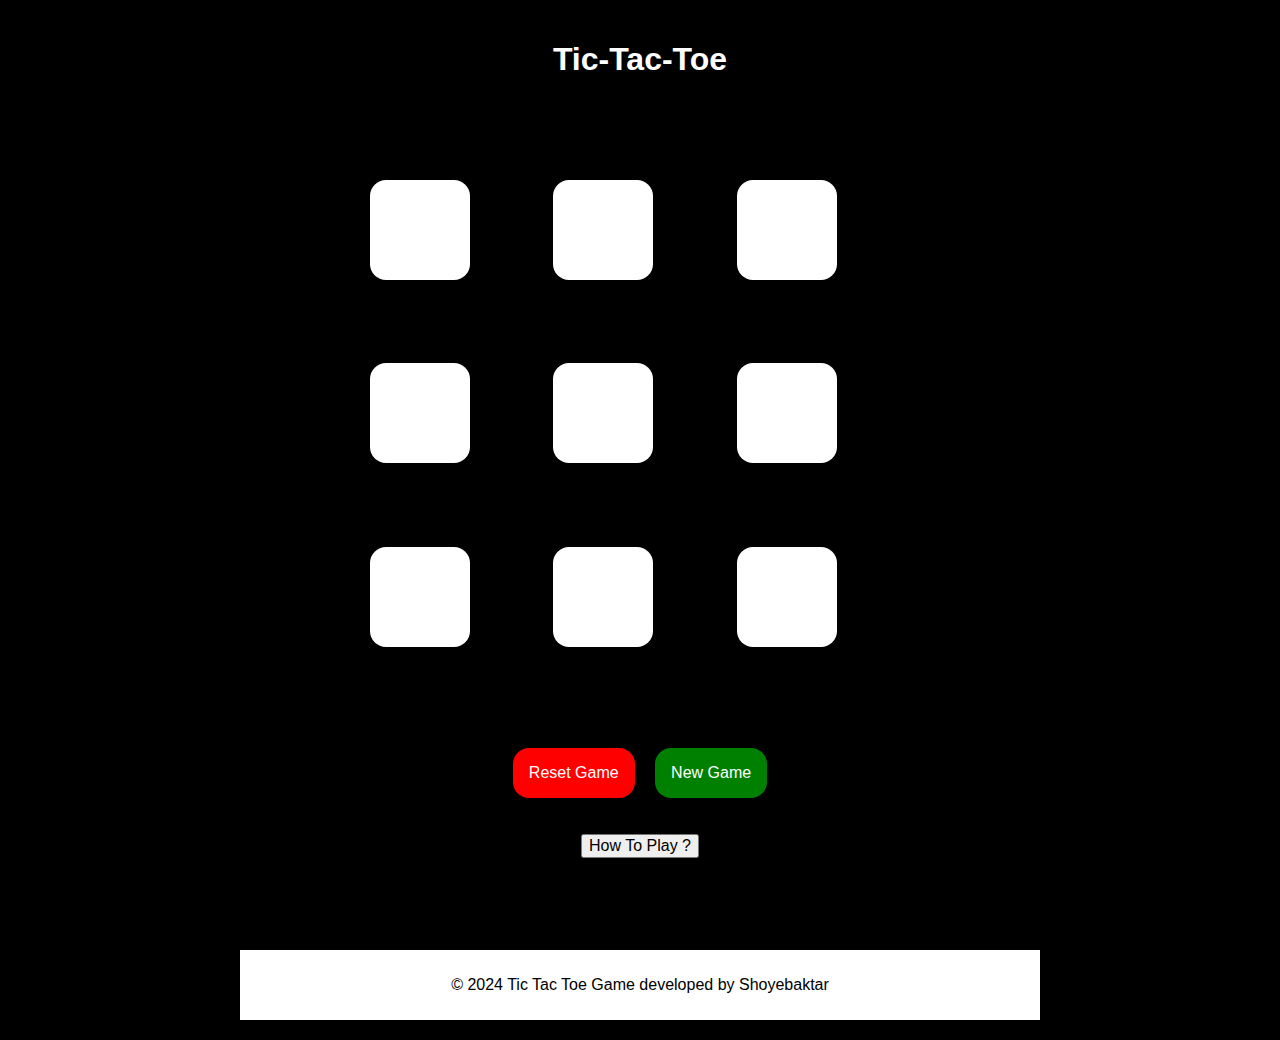
<file: index.html>
<!DOCTYPE html>
<html lang="en">
  <head>
    <meta charset="UTF-8" />
    <meta name="viewport" content="width=device-width, initial-scale=1.0" />
    <title>Tic-Tac-Toe Game</title>
    <link rel="stylesheet" href="style.css" />
  </head>
  <body>
    <div class="msgcontainer hide">
      <center><p id="msg">Winner</p></center>
    </div>

    <main>
      <center><h1>Tic-Tac-Toe</h1></center>

      <script>
        var message =
          "Desktop mode recommended for the better gaming experience If you are on mobile, switch to desktop mode for better gameplay.";
        alert(message);
      </script>

      <div class="container">
        <div class="game">
          <button class="box"></button>
          <button class="box"></button>
          <button class="box"></button>
          <button class="box"></button>
          <button class="box"></button>
          <button class="box"></button>
          <button class="box"></button>
          <button class="box"></button>
          <button class="box"></button>
        </div>
      </div>
      <center>
        <div>
          <button id="resetbtn">Reset Game</button>
          <button id="newbtn">New Game</button>
        </div>
      </center>
      <br />
      <br />

      <center>
        <div id="instructions">
          <button onclick="openInstructions()">How To Play ?</button>
        </div>
      </center>
      <br /><br /><br /><br />

      <center>
        <footer>
          <p>&copy; 2024 Tic Tac Toe Game developed by Shoyebaktar</p>
        </footer>
      </center>
    </main>
    <script src="app.js"></script>
  </body>
</html>
</file>
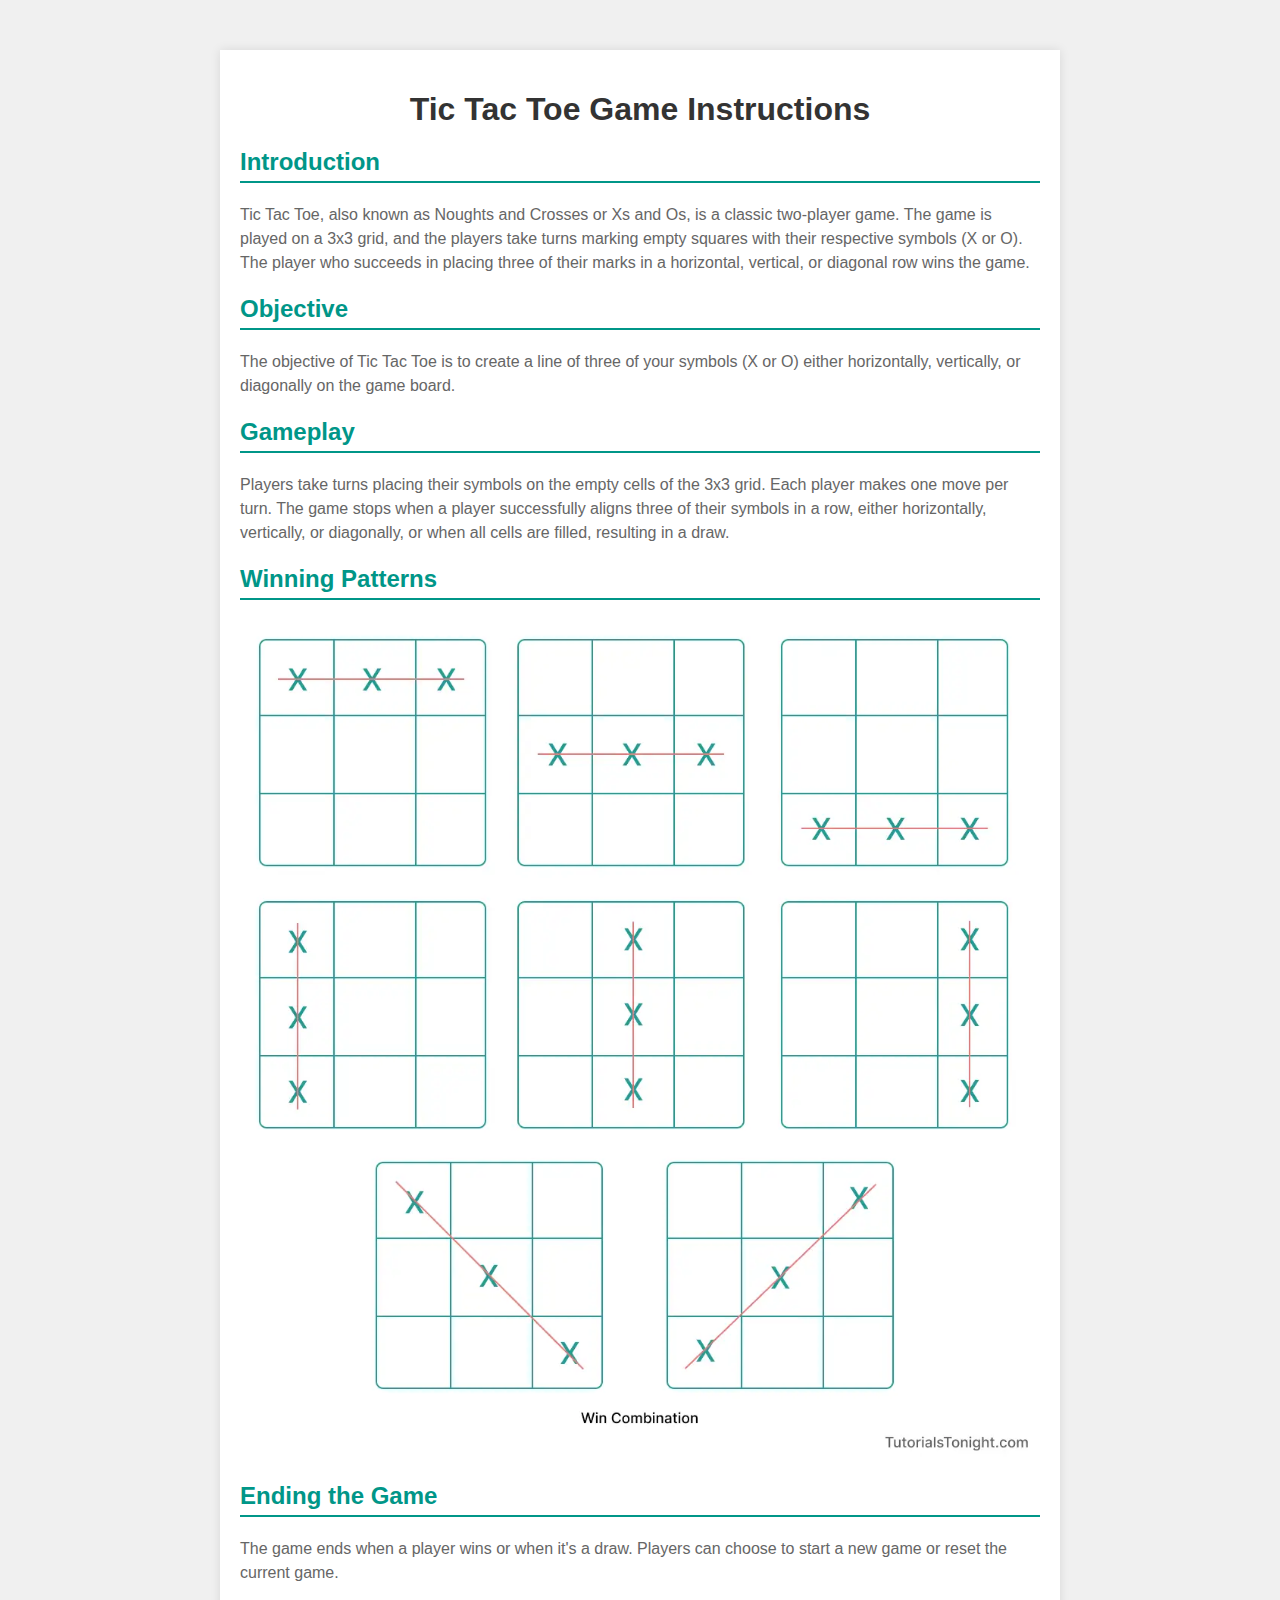
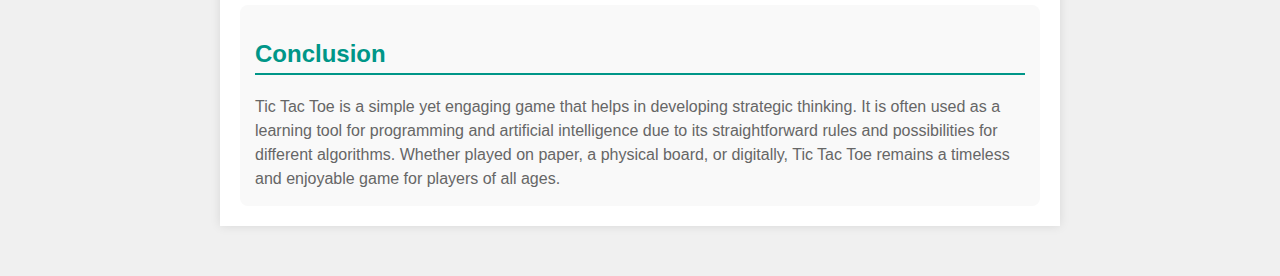
<file: instructions.html>
<!DOCTYPE html>
<html lang="en">
  <head>
    <meta charset="UTF-8" />
    <meta name="viewport" content="width=device-width, initial-scale=1.0" />
    <title>Tic Tac Toe Instructions</title>
    <link rel="stylesheet" href="style.css" />
  </head>
  <body>
    <div class="instructions-container">
      <center><h1>Tic Tac Toe Game Instructions</h1></center>
      <section class="section">
        <h2>Introduction</h2>
        <p>
          Tic Tac Toe, also known as Noughts and Crosses or Xs and Os, is a
          classic two-player game. The game is played on a 3x3 grid, and the
          players take turns marking empty squares with their respective symbols
          (X or O). The player who succeeds in placing three of their marks in a
          horizontal, vertical, or diagonal row wins the game.
        </p>
      </section>
      <section class="section">
        <h2>Objective</h2>
        <p>
          The objective of Tic Tac Toe is to create a line of three of your
          symbols (X or O) either horizontally, vertically, or diagonally on the
          game board.
        </p>
      </section>
      <section class="section">
        <h2>Gameplay</h2>
        <p>
          Players take turns placing their symbols on the empty cells of the 3x3
          grid. Each player makes one move per turn. The game stops when a
          player successfully aligns three of their symbols in a row, either
          horizontally, vertically, or diagonally, or when all cells are filled,
          resulting in a draw.
        </p>
      </section>

      <section class="section">
        <h2>Winning Patterns</h2>
        <center>
          <img
            src="instructionsImg.webp"
            alt="Tic Tac Toe Win Combination"
            class="responsive-img"
          />
        </center>
      </section>

      <section class="section">
        <h2>Ending the Game</h2>
        <p>
          The game ends when a player wins or when it's a draw. Players can
          choose to start a new game or reset the current game.
        </p>
      </section>
      <section class="section">
        <h2>Conclusion</h2>
        <p>
          Tic Tac Toe is a simple yet engaging game that helps in developing
          strategic thinking. It is often used as a learning tool for
          programming and artificial intelligence due to its straightforward
          rules and possibilities for different algorithms. Whether played on
          paper, a physical board, or digitally, Tic Tac Toe remains a timeless
          and enjoyable game for players of all ages.
        </p>
      </section>
    </div>
    <style>
      body {
        font-family: "Arial", sans-serif;
        margin: 0;
        padding: 0;
        background-color: #f0f0f0;
      }

      .instructions-container {
        max-width: 800px;
        margin: 50px auto;
        padding: 20px;
        background-color: #fff;
        box-shadow: 0 0 10px rgba(0, 0, 0, 0.1);
      }

      h1,
      h2 {
        color: #333;
      }

      .section {
        margin-top: 20px;
      }

      p {
        color: #666;
        line-height: 1.5;
      }

      /* Additional styling for specific sections */
      .section h2 {
        color: #009688;
        border-bottom: 2px solid #009688;
        padding-bottom: 5px;
      }

      .section p:last-child {
        margin-bottom: 0;
      }

      .section:last-child {
        background-color: #f9f9f9;
        padding: 15px;
        border-radius: 8px;
      }

      .section:last-child a {
        color: #009688;
        text-decoration: underline;
      }

      .instructions-container {
        font-size: 16px;
      }

      .section p {
        margin-bottom: 10px;
      }

      /* Responsive styling */
      .responsive-img {
        max-width: 100%;
        height: auto;
      }
    </style>
  </body>
</html>
</file>
<file: style.css>
body {
    background-color: white;
}

.container {
    height: 70vh;
    display: flex;
    justify-content: center;
    align-items: center;
}

.game {
    height: 60vmin;
    width: 60vmin;
    display: flex;
    flex-wrap: wrap;
    justify-content: center;
    align-items: center;
    gap: 1.5vmin;
}

.box {
    height: 18vmin;
    width: 18vmin;
    border-radius: 1rem;
    border: none;
    box-shadow: 0 0 1rem rgba(0, 0, 0, 0.3);
    font-size: 8vmin;
    color: brown;
    background-color: white;
}

#msg {
    color: white;
    font-size: 5vmin;
}

#msgcontainer {
    height: 30vmin;
}

.hide {
    display: none;
}

#resetbtn {
    padding: 1rem;
    margin-right: 1rem;
    font-size: 1.25rem;
    background-color: red;
    color: white;
    border-radius: 1rem;
    border: none;
    transition: background-color 0.3s ease;
}

#resetbtn:hover {
    background-color: darkred;
}

#newbtn {
    padding: 1rem;
    font-size: 1.25rem;
    background-color: green;
    color: white;
    border-radius: 1rem;
    border: none;
    transition: background-color 0.3s ease;
}

#newbtn:hover {
    background-color: darkgreen;
}

.instructions:hover {
    background-color: #ffcc00;
}

body {
    font-family: "Arial", sans-serif;
    margin: 0;
    padding: 0;
    background-color: black;
}

main {
    max-width: 800px;
    margin: 0 auto;
    padding: 20px;
}

h1 {
    color: white;
    margin-bottom: 20px;
}

.container {
    display: flex;
    justify-content: center;
    align-items: center;
}

.game {
    display: grid;
    grid-template-columns: repeat(3, 1fr);
    grid-gap: 10px;
}

.box {
    width: 100px;
    height: 100px;
    font-size: 35px;
}

#resetbtn,
#newbtn {
    margin-top: 20px;
    font-size: 16px;
}

#instructions button {
    font-size: 16px;
}

footer {
    text-align: center;
    margin-top: 20px;
    color: black;
    background-color: white;
    padding: 10px;
}

@media only screen and (max-width: 600px) 
{
    .game {
        grid-template-columns: repeat(2, 1fr);
    }

    .box {
        width: 80px;
        height: 80px;
        font-size: 14px;
    }

    #resetbtn,
    #newbtn {
        font-size: 14px;
    }

    #instructions button {
        font-size: 14px;
    }
}
</file>
